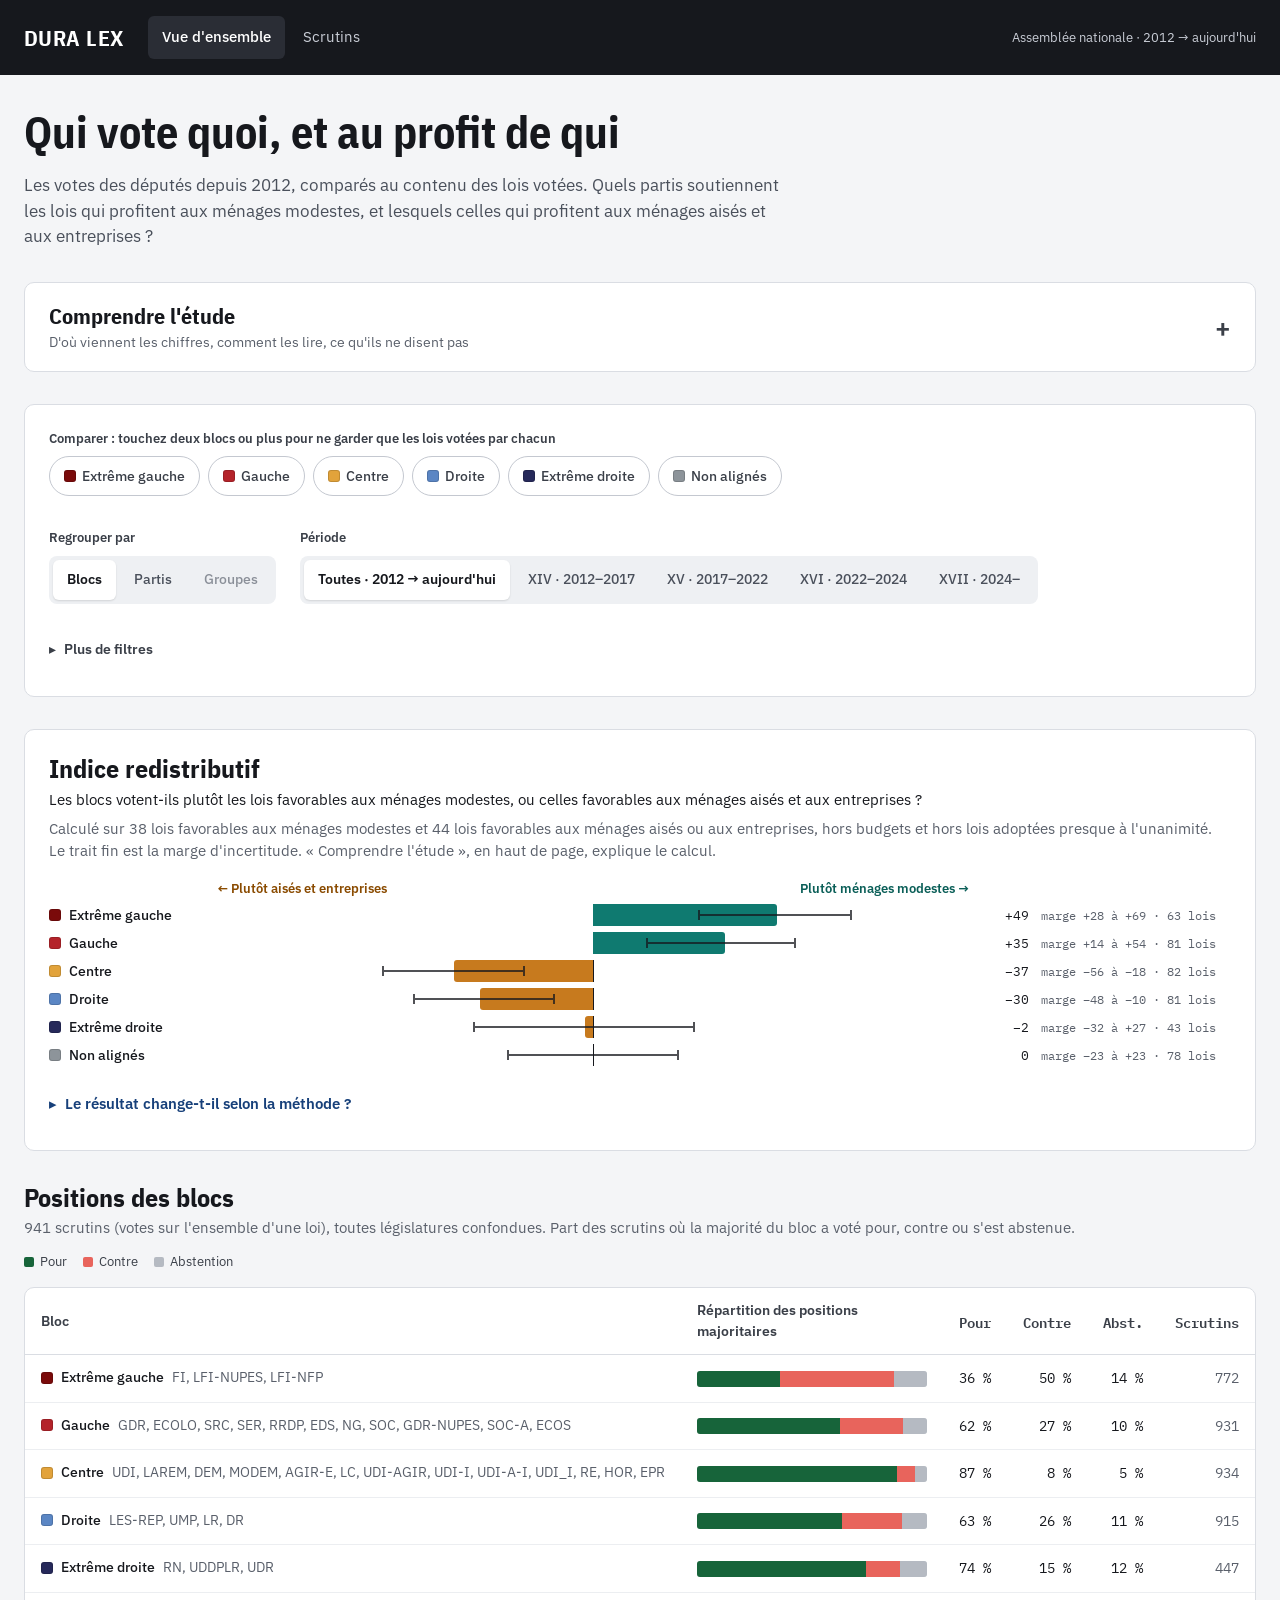
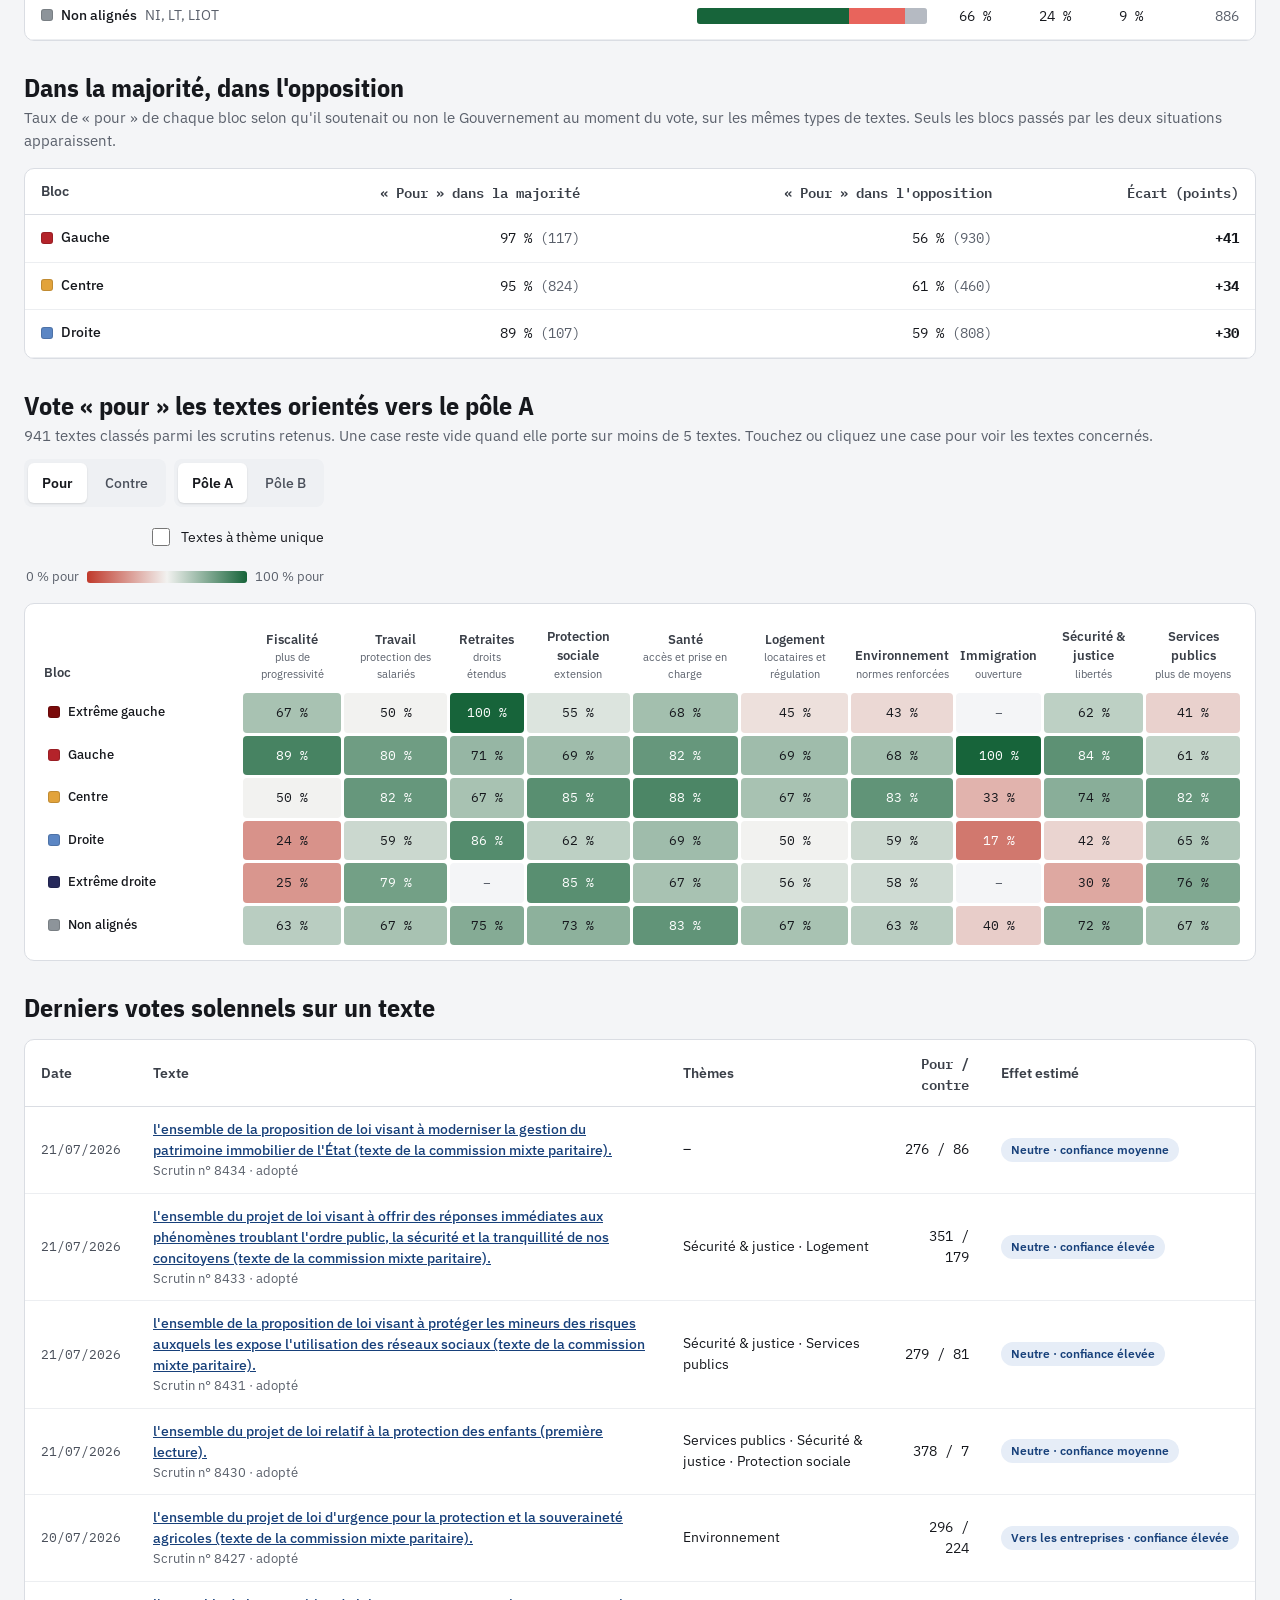
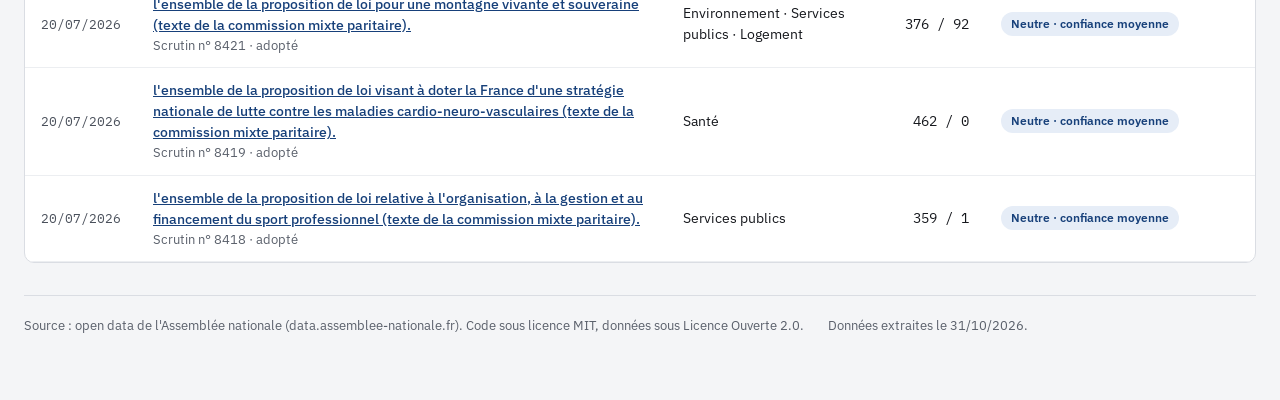
<file: web/index.html>
<!doctype html>
<html lang="fr">
<head>
<meta charset="utf-8">
<meta name="viewport" content="width=device-width, initial-scale=1">
<title>Dura Lex · Vue d'ensemble</title>
<link rel="stylesheet" href="assets/style.css">
<script type="module" src="assets/overview.js"></script>
</head>
<body>
<header class="site-header" data-active="index.html"></header>

<main>
  <section class="stack">
    <h1>Qui vote quoi, et au profit de qui</h1>
    <p class="lede">Les votes des députés depuis 2012, comparés au contenu des lois votées. Quels partis soutiennent les lois qui profitent aux ménages modestes, et lesquels celles qui profitent aux ménages aisés et aux entreprises ?</p>
  </section>

  <details class="card explainer" id="comprendre">
    <summary><span class="explainer-title">Comprendre l'étude</span><span class="muted explainer-hint">D'où viennent les chiffres, comment les lire, ce qu'ils ne disent pas</span></summary>
    <div class="explainer-body">
      <section>
        <h3>La question</h3>
        <p>Quand un parti vote une loi, à qui profite-t-elle ? Les programmes et les discours ne suffisent pas pour répondre. Les votes, eux, sont publics et restent. Cette page rassemble tous les votes de l'Assemblée nationale depuis juin 2012 et les met en face du contenu de chaque loi.</p>
      </section>

      <section>
        <h3>Les données</h3>
        <p>Tout vient du site de données publiques de l'Assemblée nationale, data.assemblee-nationale.fr. On y trouve chaque scrutin public, avec le choix de chaque groupe de députés.</p>
        <div class="tiles" id="tiles" aria-label="Chiffres clés"></div>
        <p>Par défaut, seuls comptent les votes sur l'ensemble d'une loi. Voter un amendement ou un article ne dit pas si le parti soutient la loi entière. Pour chaque loi, on a aussi récupéré ses articles, l'exposé des motifs écrit par ses auteurs et, pour les projets du Gouvernement, l'étude d'impact.</p>
        <p>Les votes à main levée ne laissent aucune trace nominative. Ils n'apparaissent donc nulle part, et pas ici non plus.</p>
      </section>

      <section>
        <h3>Comment chaque loi est classée</h3>
        <p>Lire près de mille lois à la main prendrait des mois. Le classement est confié à trois intelligences artificielles de trois entreprises différentes : DeepSeek en Chine, Mistral en France et Google aux États-Unis. Chacune lit la loi et dit de quoi elle parle, dans quel sens elle va, et qui y gagne de l'argent.</p>
        <p>On compare ensuite les trois réponses. Si au moins deux sont d'accord, on retient leur avis. Sinon, la loi est classée « incertaine » et ne compte pas. Les trois sont d'accord sur <b id="c-unanimes">la moitié</b> des lois.</p>
        <p>Les intelligences artificielles ne voient jamais les votes. On efface aussi les noms des députés et des partis, la date, et la mention qui dirait si la loi vient du Gouvernement ou des députés. Elles jugent donc le contenu, pas le camp qui le porte. Elles peuvent quand même reconnaître une loi très connue, comme la réforme des retraites de 2023.</p>
        <p>Personne ne relit les classements un par un. En revanche, la fiche de chaque scrutin affiche l'avis de chaque intelligence artificielle et ses raisons. Chacun peut vérifier.</p>
      </section>

      <section>
        <h3>L'indice redistributif</h3>
        <p>Parmi les lois qui déplacent de l'argent, on distingue deux camps.</p>
        <ul>
          <li>Celles qui profitent directement aux ménages modestes. Par exemple, une aide sociale augmentée, un impôt plus lourd sur les hauts revenus, des loyers encadrés.</li>
          <li>Celles qui profitent directement aux ménages aisés ou aux entreprises. Par exemple, un impôt sur le patrimoine réduit, des cotisations patronales baissées, une aide aux entreprises.</li>
        </ul>
        <p>Pour chaque parti, on regarde combien de fois il a voté pour dans chaque camp. L'indice est l'écart entre les deux. Un parti qui vote 80 % des lois du premier camp et 30 % des lois du second obtient +50. À +100, il vote toutes les lois favorables aux modestes et aucune des autres. À −100, c'est l'inverse. Près de zéro, il ne fait pas de différence nette entre les deux.</p>
        <p>Seul compte l'effet direct, c'est-à-dire qui reçoit ou paie de l'argent du fait même de la loi. Une baisse de cotisations patronales compte comme favorable aux entreprises, même si son but affiché est de créer des emplois. Les effets sur l'emploi ou sur les prix existent, mais les économistes en débattent et chaque camp cite les études qui l'arrangent.</p>
        <p>Deux sortes de lois sont mises de côté. Les budgets annuels, d'abord, parce que les partis les votent surtout selon qu'ils soutiennent le Gouvernement ou non. Ensuite, les lois adoptées presque à l'unanimité, qui ne départagent personne.</p>
      </section>

      <section>
        <h3>Savoir si un chiffre est solide</h3>
        <p>Un indice calculé sur dix lois est fragile. Une seule loi classée autrement peut le déplacer de dix points. Chaque valeur porte donc une marge, le trait fin sur la barre, avec le nombre de lois sur lequel elle repose. La valeur réelle a toutes les chances de se trouver dans cette marge. Quand la marge passe des deux côtés de zéro, on ne peut pas dire de quel côté penche le parti.</p>
        <p>Un résultat peut aussi dépendre des règles choisies. Le tableau « Le résultat change-t-il selon la méthode ? » refait le calcul avec d'autres règles, par exemple en gardant les budgets. Un parti marqué « Solide » penche du même côté quelle que soit la règle.</p>
        <p>Les règles de calcul ont été fixées avant le dernier classement. Elles ne changent pas quand un résultat surprend.</p>
      </section>

      <section>
        <h3>Ce que l'étude ne dit pas</h3>
        <ul>
          <li>Un parti qui soutient le Gouvernement vote presque toutes ses lois, quel que soit leur contenu. Renaissance, le MoDem et Horizons ont toujours soutenu le Gouvernement depuis 2017. Pour eux, on ne peut pas séparer leurs idées de ce soutien.</li>
          <li>Un vote ne dit pas pourquoi. Un parti peut voter contre une loi favorable aux modestes parce qu'il la juge insuffisante.</li>
          <li>Les amendements ne sont pas comptés, alors qu'une bonne partie des batailles sur les impôts et les aides s'y joue.</li>
          <li>Chaque loi pèse autant, qu'elle soit mineure ou qu'il s'agisse d'une réforme des retraites.</li>
          <li>Les partis n'ont pas siégé aux mêmes périodes. Le RN n'a un groupe que depuis 2022. Pour comparer des partis sur les mêmes lois, choisissez-les dans le sélecteur.</li>
          <li>Les intelligences artificielles ont leurs propres biais. En combiner trois en atténue certains, sans garantie.</li>
          <li>Les blocs reprennent le classement le plus récent du ministère de l'Intérieur, celui de février 2026, appliqué à toute la période. Il place La France insoumise à l'extrême gauche, alors qu'elle était classée à gauche jusque-là, et le RN à l'extrême droite. Les partis concernés le contestent. Le mode « Partis » ne dépend pas de ce choix.</li>
        </ul>
        <p class="muted">Le détail technique de la méthode et les règles figées sont décrits dans le fichier README du projet et dans <code>config/protocole.json</code>.</p>
      </section>
    </div>
  </details>

  <section class="card filters" aria-label="Filtres">
    <div class="field" style="flex-basis:100%">
      <span class="field-label" id="lbl-compare">Comparer : touchez deux <span id="compare-unit">blocs</span> ou plus pour ne garder que les lois votées par chacun</span>
      <div class="toggles" role="group" aria-labelledby="lbl-compare" id="f-compare"></div>
      <div style="display:flex;flex-wrap:wrap;align-items:center;gap:12px">
        <button type="button" class="btn" id="compare-reset" hidden>Tout afficher</button>
        <span class="muted" id="compare-hint" style="font-size:13px"></span>
      </div>
    </div>
    <div class="field">
      <span class="field-label" id="lbl-mode">Regrouper par</span>
      <div class="segmented" role="group" aria-labelledby="lbl-mode" id="f-mode">
        <button type="button" data-mode="blocs" aria-pressed="true">Blocs</button>
        <button type="button" data-mode="partis" aria-pressed="false">Partis</button>
        <button type="button" data-mode="groupes" aria-pressed="false">Groupes</button>
      </div>
    </div>
    <div class="field">
      <span class="field-label" id="lbl-leg">Période</span>
      <div class="segmented" role="group" aria-labelledby="lbl-leg" id="f-leg"></div>
    </div>
    <details class="more-filters">
      <summary>Plus de filtres</summary>
      <div class="more-filters-body">
        <div class="field">
          <label for="f-kind">Type de vote</label>
          <select id="f-kind">
            <option value="ensemble">Votes sur l'ensemble d'une loi</option>
            <option value="censure">Motions de censure</option>
            <option value="procedure">Motions de procédure</option>
            <option value="article">Articles</option>
            <option value="amendement">Amendements</option>
            <option value="">Tous les scrutins</option>
          </select>
        </div>
        <div class="field">
          <label for="f-origin">Origine de la loi</label>
          <select id="f-origin">
            <option value="">Toutes</option>
            <option value="gouvernement">Projets du Gouvernement</option>
            <option value="parlementaire">Propositions de députés</option>
          </select>
        </div>
        <div class="field">
          <label for="f-statut">Le parti soutenait-il le Gouvernement ?</label>
          <select id="f-statut">
            <option value="">Peu importe</option>
            <option value="majorite">Oui, il était dans la majorité</option>
            <option value="opposition">Non, il était dans l'opposition</option>
          </select>
        </div>
        <div class="field">
          <label for="f-clivant">Lois</label>
          <select id="f-clivant">
            <option value="0">Toutes</option>
            <option value="1">Seulement les lois disputées</option>
          </select>
        </div>
        <div class="field">
          <label for="f-conf">Classements retenus</label>
          <select id="f-conf">
            <option value="faible">Tous</option>
            <option value="moyenne">Assez sûrs ou très sûrs</option>
            <option value="élevée">Très sûrs seulement</option>
          </select>
        </div>
      </div>
    </details>
  </section>

  <section class="card stack" id="indice">
    <div class="stack" style="gap:6px">
      <h2>Indice redistributif</h2>
      <p>Les <span class="ix-unit">blocs</span> votent-ils plutôt les lois favorables aux ménages modestes, ou celles favorables aux ménages aisés et aux entreprises ?</p>
      <p class="muted" id="index-caption"></p>
    </div>
    <div>
      <div class="ix-head" aria-hidden="true">
        <span style="color:var(--aises-ink)">← Plutôt aisés et entreprises</span>
        <span style="color:var(--modestes-ink)">Plutôt ménages modestes →</span>
      </div>
      <div id="index"></div>
    </div>
    <details class="sens-details">
      <summary>Le résultat change-t-il selon la méthode ?</summary>
      <div class="stack" style="gap:12px;margin-top:12px">
        <p class="muted">Le même indice, recalculé avec d'autres règles. Sous chaque valeur, sa marge. « Solide » : le <span class="ix-unit-sg">bloc</span> penche du même côté quelle que soit la règle. « Pas de tendance nette » : la marge passe des deux côtés de zéro. « Dépend de la méthode » : le résultat change selon la règle choisie.</p>
        <div class="scroll-x">
          <table class="data stack-mobile sens-table">
            <thead id="sens-head"></thead>
            <tbody id="sens-body"></tbody>
          </table>
        </div>
      </div>
    </details>
  </section>

  <section class="stack">
    <div class="head-row">
      <div class="stack" style="gap:4px">
        <h2>Positions des <span id="unit-plural">partis</span></h2>
        <p class="muted" id="pos-caption"></p>
      </div>
      <div class="key" aria-hidden="true">
        <span><i style="background:var(--vote-pour)"></i>Pour</span>
        <span><i style="background:var(--vote-contre)"></i>Contre</span>
        <span><i style="background:var(--abst)"></i>Abstention</span>
      </div>
    </div>
    <div class="card flush scroll-x">
      <table class="data stack-mobile">
        <thead><tr>
          <th scope="col" id="pos-unit">Groupe</th>
          <th scope="col" style="width:45%">Répartition des positions majoritaires</th>
          <th scope="col" class="num">Pour</th>
          <th scope="col" class="num">Contre</th>
          <th scope="col" class="num">Abst.</th>
          <th scope="col" class="num">Scrutins</th>
        </tr></thead>
        <tbody id="positions"></tbody>
      </table>
    </div>
  </section>

  <section class="stack">
    <div class="stack" style="gap:4px">
      <h2>Dans la majorité, dans l'opposition</h2>
      <p class="muted" id="discipline-caption"></p>
    </div>
    <div class="card flush scroll-x">
      <table class="data stack-mobile">
        <thead><tr>
          <th scope="col" id="discipline-unit">Parti</th>
          <th scope="col" class="num">« Pour » dans la majorité</th>
          <th scope="col" class="num">« Pour » dans l'opposition</th>
          <th scope="col" class="num">Écart (points)</th>
        </tr></thead>
        <tbody id="discipline"></tbody>
      </table>
    </div>
  </section>

  <section class="stack">
    <div class="head-row">
      <div class="stack" style="gap:4px">
        <h2>Vote « <span id="heat-metric">pour</span> » les textes orientés vers le pôle <span id="heat-pole">A</span></h2>
        <p class="muted" id="heat-caption"></p>
      </div>
      <div class="stack" style="gap:10px;align-items:flex-end">
        <div style="display:flex;flex-wrap:wrap;gap:8px;justify-content:flex-end">
          <div class="segmented" role="group" aria-label="Vote mesuré" id="f-metric">
            <button type="button" data-metric="p" aria-pressed="true">Pour</button>
            <button type="button" data-metric="c" aria-pressed="false">Contre</button>
          </div>
          <div class="segmented" role="group" aria-label="Orientation des textes" id="f-pole">
            <button type="button" data-pole="0" aria-pressed="true">Pôle A</button>
            <button type="button" data-pole="1" aria-pressed="false">Pôle B</button>
          </div>
        </div>
        <label class="check"><input type="checkbox" id="f-unique"> Textes à thème unique</label>
        <div class="legend-ramp" aria-hidden="true"><span id="ramp-min">0 % pour</span><span class="ramp" id="ramp"></span><span id="ramp-max">100 % pour</span></div>
      </div>
    </div>
    <p class="scroll-hint">Faites défiler le tableau horizontalement pour voir tous les thèmes.</p>
    <div class="card flush scroll-x"><table class="heat" id="heat"></table></div>
    <div class="card stack" id="heat-detail" hidden aria-live="polite" style="gap:14px"></div>
  </section>

  <section class="stack">
    <h2>Derniers votes solennels sur un texte</h2>
    <div class="card flush scroll-x">
      <table class="data stack-mobile">
        <thead><tr><th scope="col">Date</th><th scope="col">Texte</th><th scope="col">Thèmes</th><th scope="col" class="num">Pour / contre</th><th scope="col">Effet estimé</th></tr></thead>
        <tbody id="recent"></tbody>
      </table>
    </div>
  </section>

  <footer class="site-footer" id="footer"></footer>
</main>
</body>
</html>
</file>
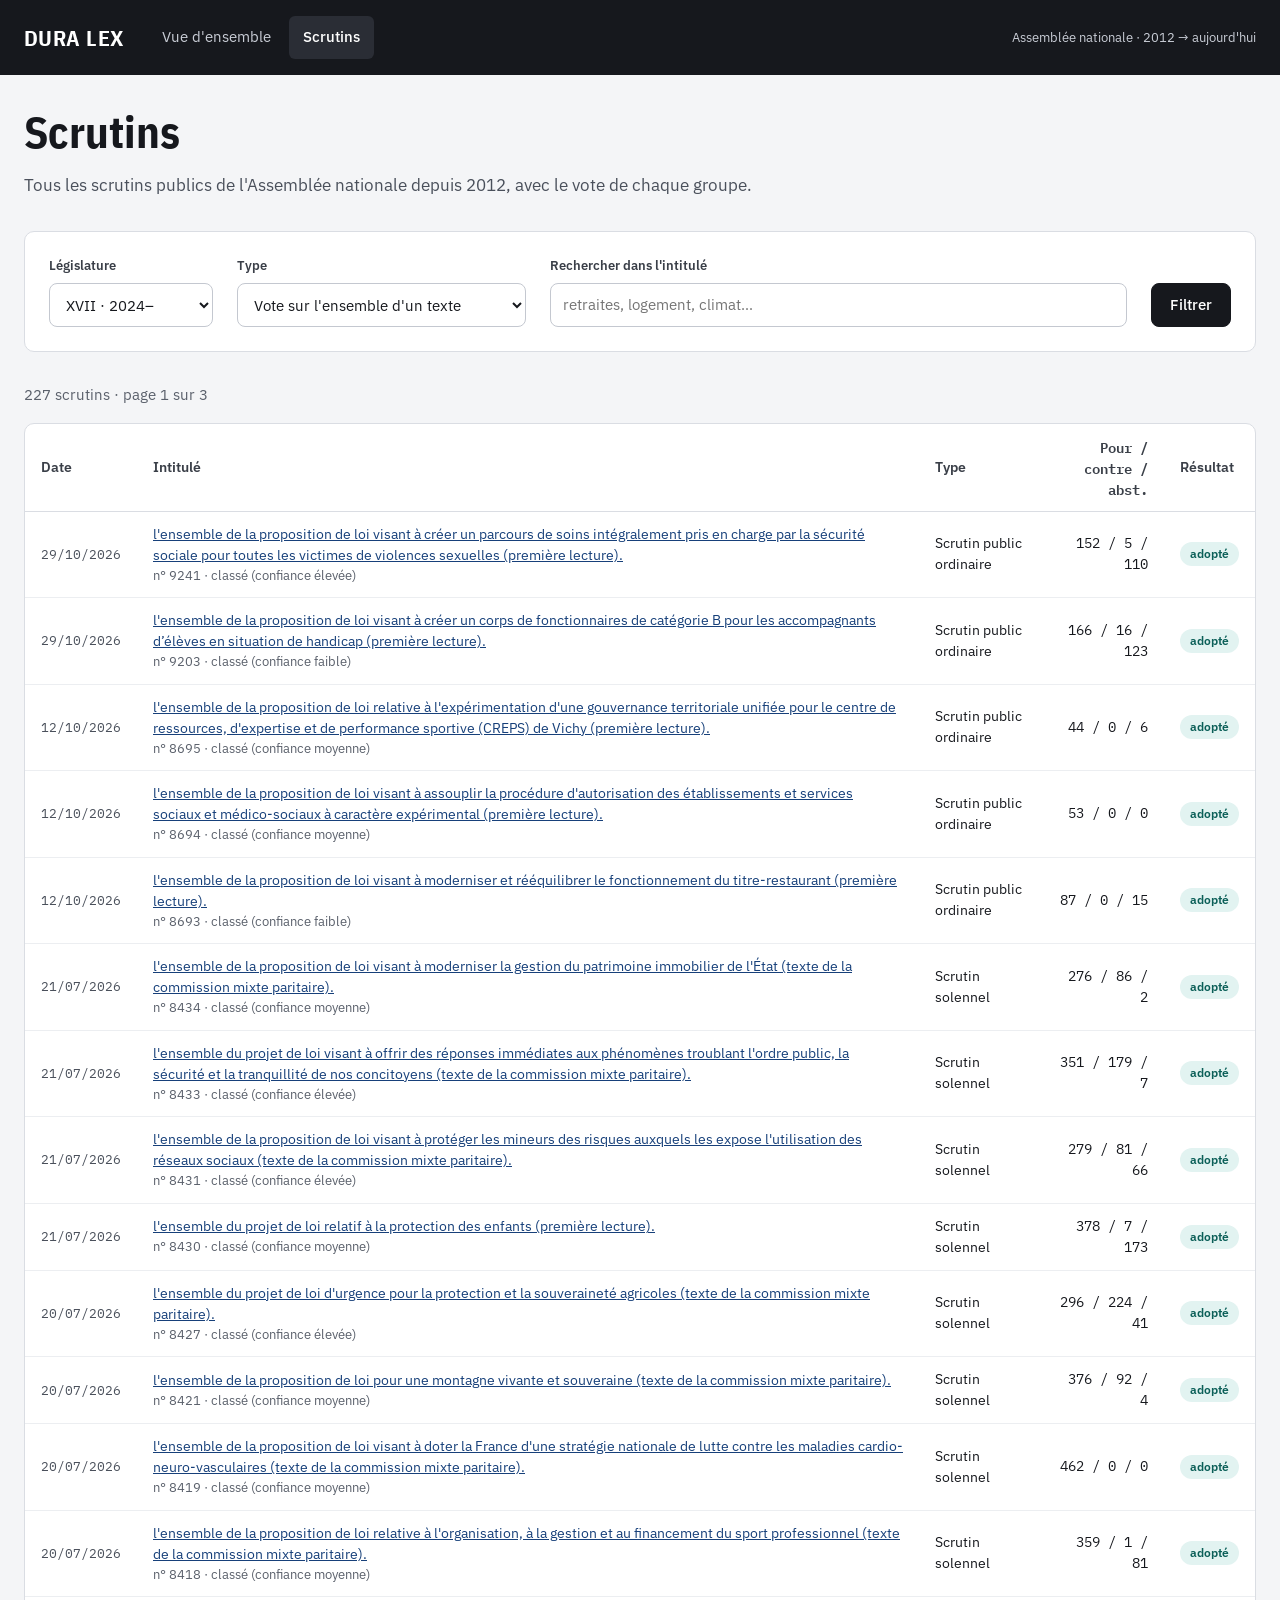
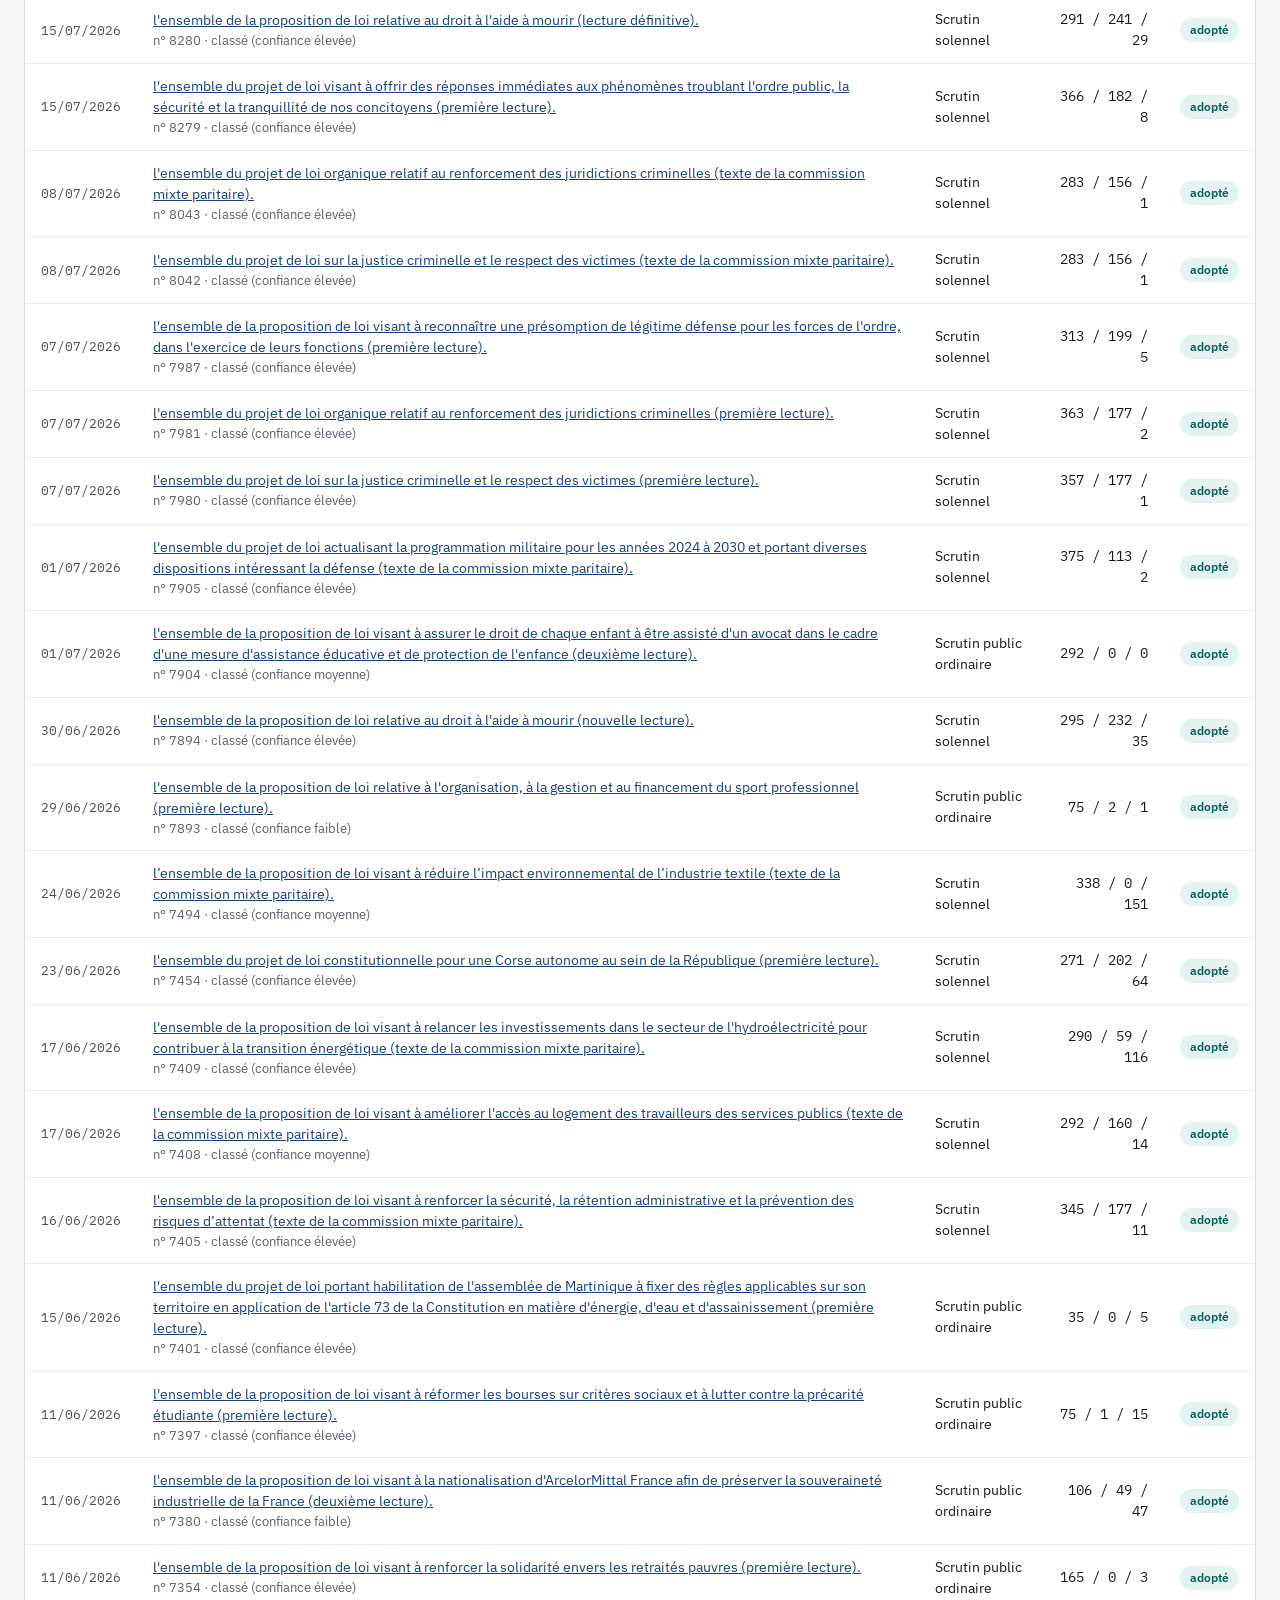
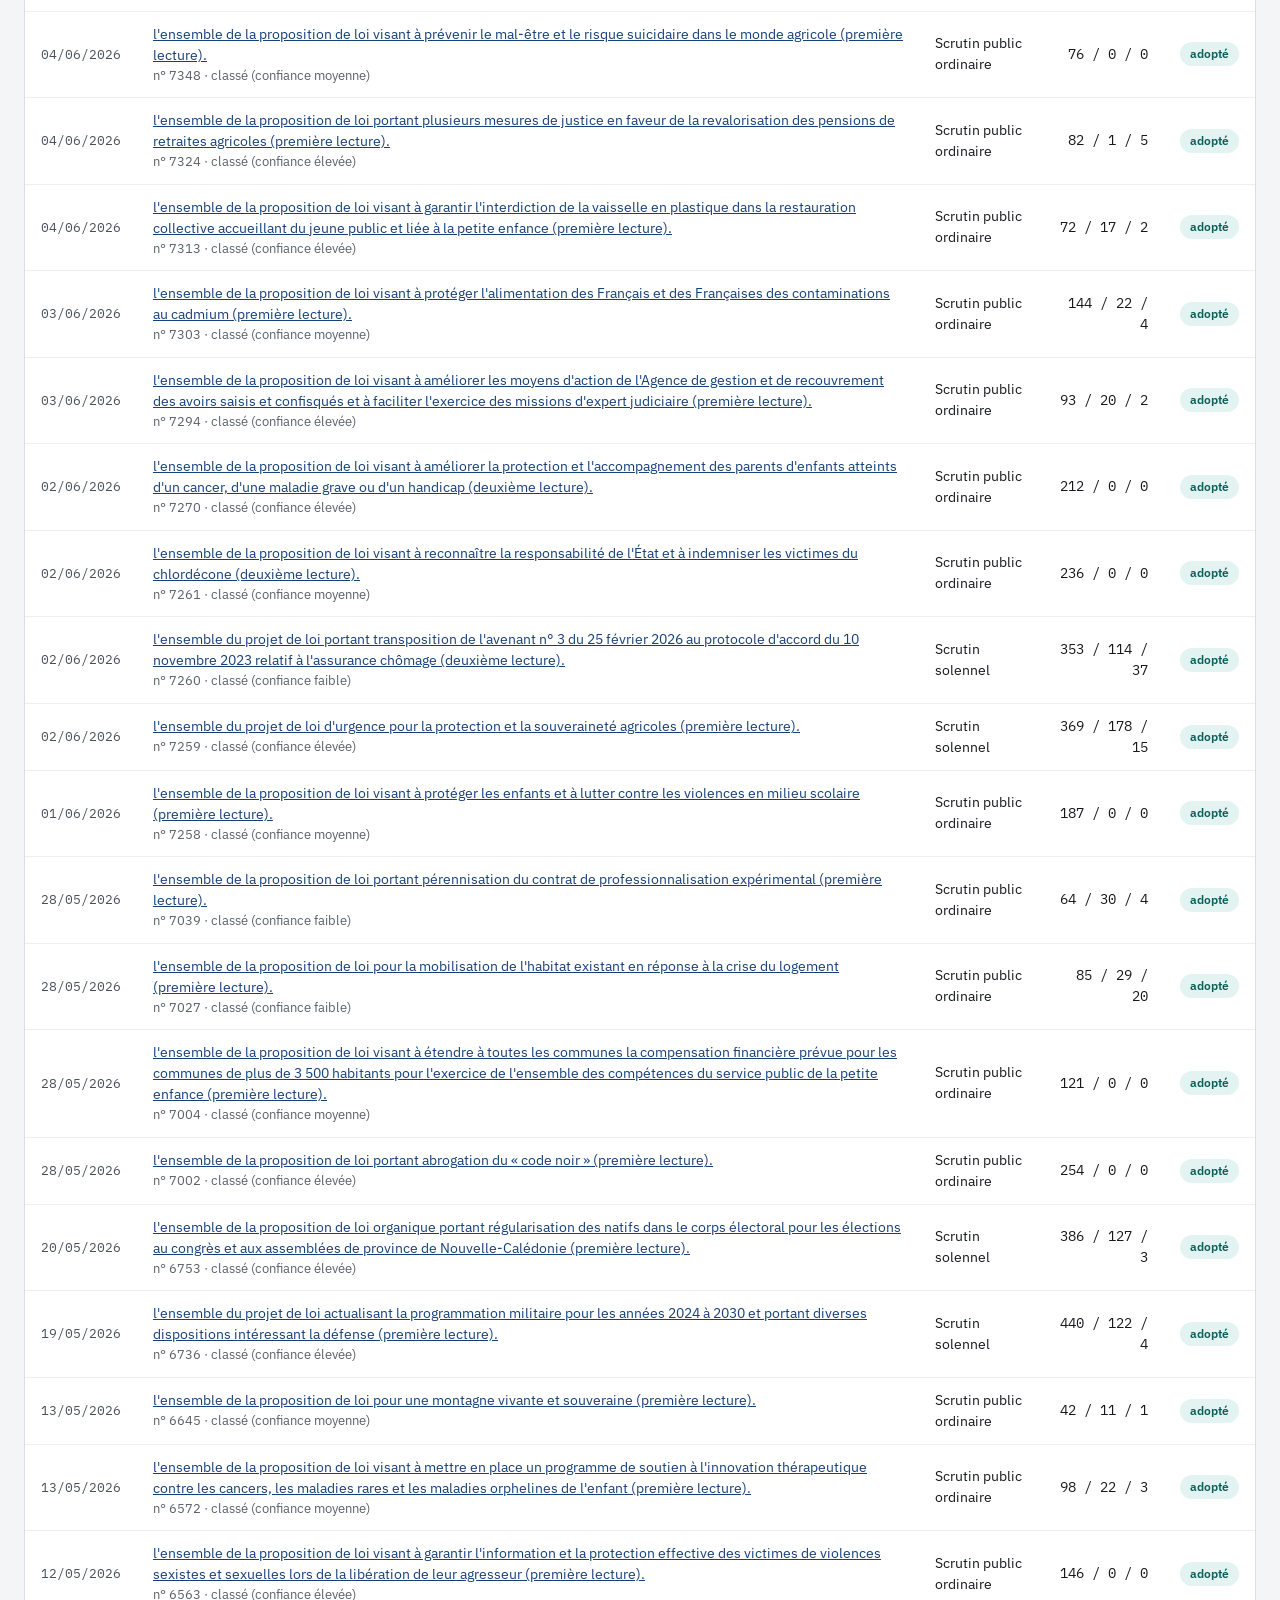
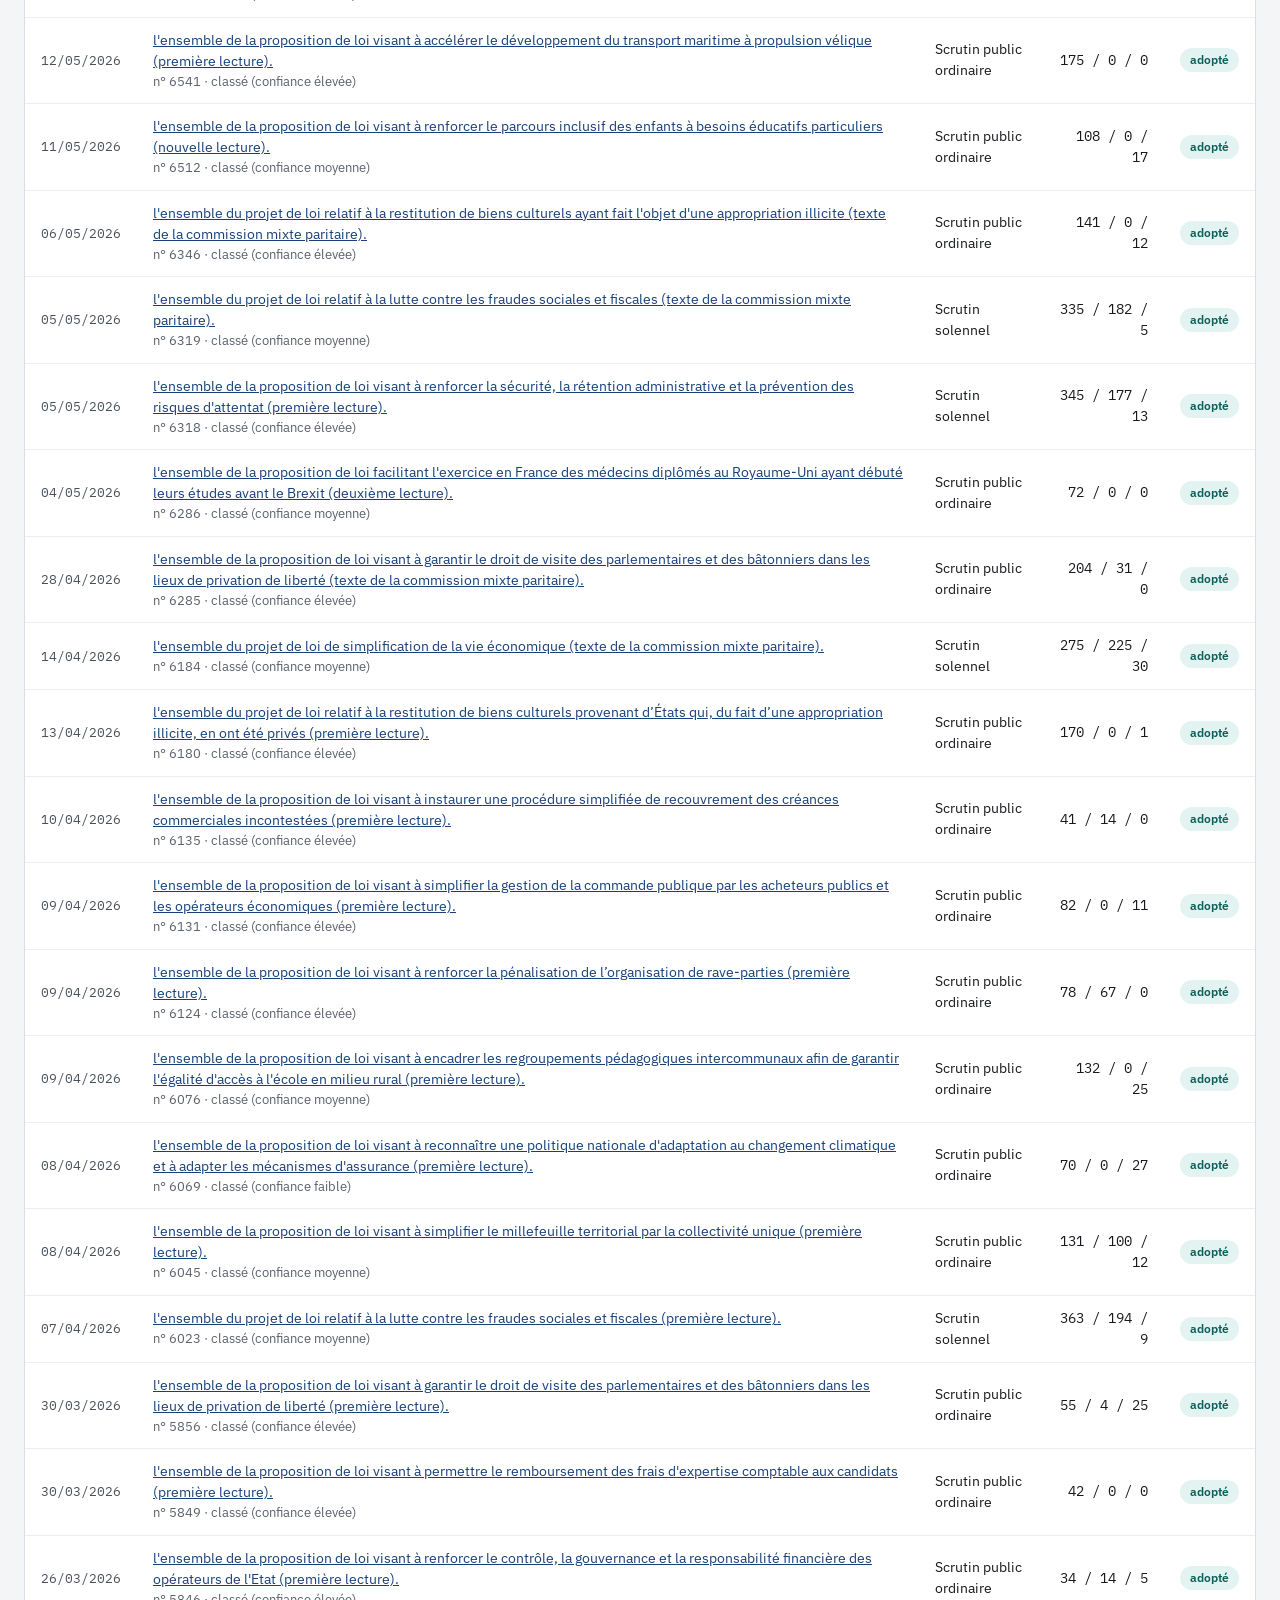
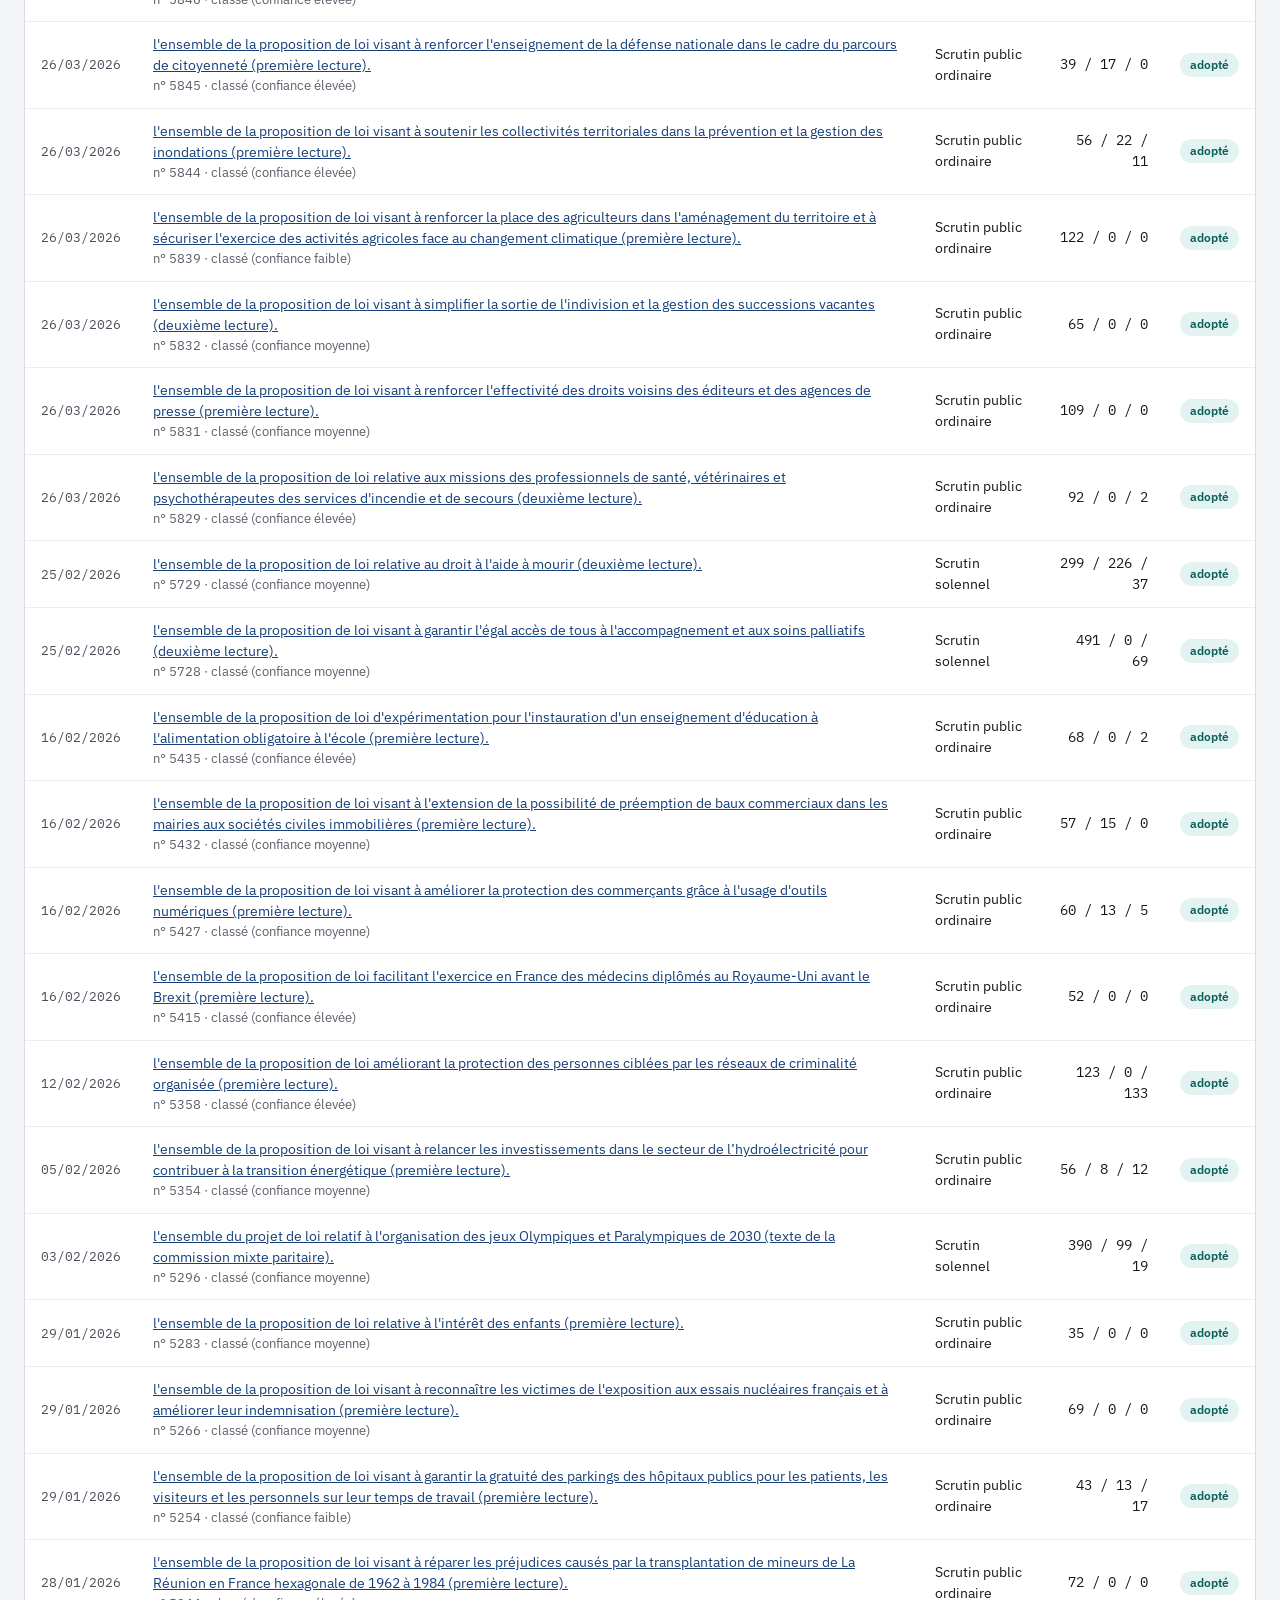
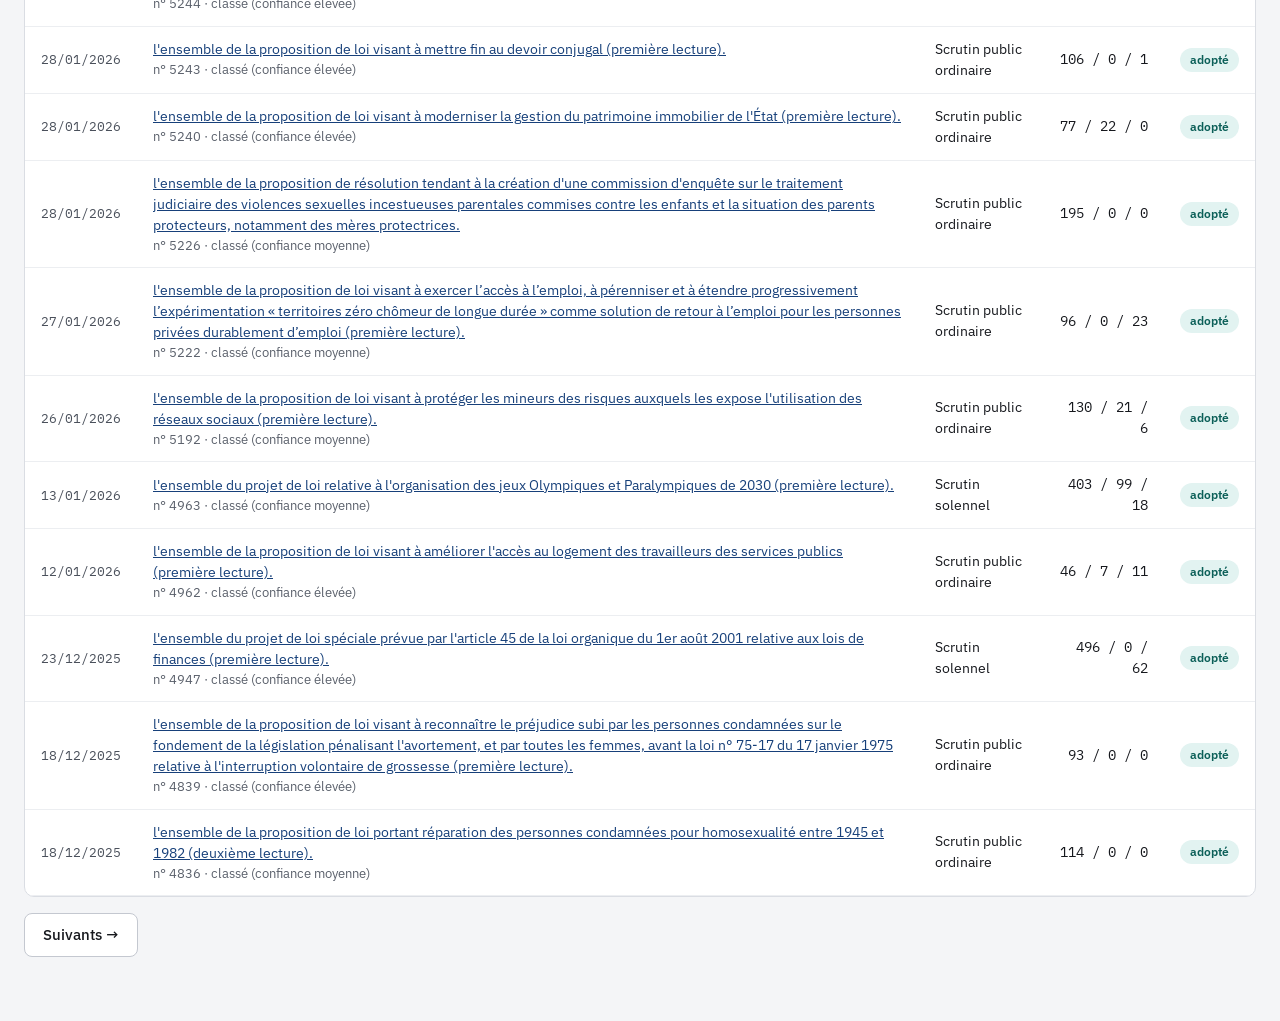
<file: web/scrutin.html>
<!doctype html>
<html lang="fr">
<head>
<meta charset="utf-8">
<meta name="viewport" content="width=device-width, initial-scale=1">
<title>Dura Lex · Scrutins</title>
<link rel="stylesheet" href="assets/style.css">
<script type="module" src="assets/scrutin.js"></script>
</head>
<body>
<header class="site-header"></header>
<main id="app"></main>
</body>
</html>
</file>
<file: web/assets/style.css>
@import url("https://fonts.googleapis.com/css2?family=IBM+Plex+Mono:wght@400;500&family=IBM+Plex+Sans:wght@400;500;600;700&family=IBM+Plex+Sans+Condensed:wght@600;700&display=swap");

:root {
  --bg: #F4F5F7;
  --surface: #FFFFFF;
  --ink: #16181D;
  --ink-2: #3A3F48;
  --muted: #5A606B;
  --line: #DADDE3;
  --line-soft: #ECEEF1;
  --field: #C4C8D0;
  --chip: #EEF0F3;
  --pour: #17407A;
  --pour-soft: #E6EDF7;
  --contre: #C2571A;
  --contre-ink: #A8460F;
  --abst: #B5BAC2;
  /* Votes : vert foncé et rouge clair, très différents en luminosité pour rester
     distinguables par les personnes qui confondent le rouge et le vert. */
  --vote-pour: #17643A;
  --vote-contre: #E8645C;
  --vote-contre-ink: #B3261E;
  --absent: #E4E6EA;
  --modestes: #0F7A70;
  --modestes-ink: #0B5F58;
  --modestes-soft: #E2F3F1;
  --aises: #C77A1E;
  --aises-ink: #8A4B00;
  --warn-ink: #7A3E00;
  --warn-bg: #FFF1DC;
  --warn-line: #F0C88A;
  --sans: "IBM Plex Sans", system-ui, sans-serif;
  --cond: "IBM Plex Sans Condensed", "IBM Plex Sans", sans-serif;
  --mono: "IBM Plex Mono", ui-monospace, monospace;
}

* { box-sizing: border-box; }
/* L'attribut hidden doit masquer même les éléments qui ont leur propre display (.stack, .card…). */
[hidden] { display: none !important; }
body { margin: 0; background: var(--bg); color: var(--ink); font: 15px/1.5 var(--sans); }
a { color: var(--pour); }
a:hover { color: #0E2A52; }
button, input, select, textarea { font: inherit; color: inherit; }
h1, h2 { font-family: var(--cond); font-weight: 700; margin: 0; line-height: 1.15; }
h1 { font-size: clamp(30px, 4vw, 44px); }
h2 { font-size: 26px; }
p { margin: 0; }
.mono { font-family: var(--mono); }
.muted { color: var(--muted); }
.num { text-align: right; font-family: var(--mono); }

/* En-tête */
.site-header { background: var(--ink); color: #fff; }
.site-header .inner { max-width: 1280px; margin: 0 auto; padding: 16px 24px; display: flex; flex-wrap: wrap; align-items: center; gap: 16px 24px; }
.brand { color: #fff; text-decoration: none; font: 700 22px var(--cond); letter-spacing: .02em; }
.site-header nav { display: flex; flex-wrap: wrap; gap: 4px; flex-grow: 1; }
.site-header nav a { color: #C9CDD6; text-decoration: none; padding: 10px 14px; border-radius: 6px; }
.site-header nav a[aria-current="page"] { color: #fff; background: #2A2D35; font-weight: 500; }
.site-header .scope { font-size: 13px; color: #C9CDD6; }

main { max-width: 1280px; margin: 0 auto; padding: 32px 24px 64px; display: flex; flex-direction: column; gap: 32px; }
.stack { display: flex; flex-direction: column; gap: 16px; }
.row { display: flex; flex-wrap: wrap; gap: 24px; align-items: flex-start; }
.row > .main-col { flex: 999 1 560px; min-width: 0; }
.row > .side-col { flex: 1 1 320px; min-width: 0; }
.head-row { display: flex; flex-wrap: wrap; justify-content: space-between; align-items: flex-end; gap: 12px; }
.card { background: var(--surface); border: 1px solid var(--line); border-radius: 10px; padding: 24px; }
.card.flush { padding: 0; overflow: hidden; }
/* Doit l'emporter sur .card.flush (overflow: hidden), d'où la double sélection. */
.scroll-x, .card.flush.scroll-x { overflow-x: auto; overflow-y: hidden; -webkit-overflow-scrolling: touch; overscroll-behavior-x: contain; }
.lede { max-width: 760px; color: #4A505B; font-size: 17px; }

.notice { align-self: flex-start; font-size: 13px; font-weight: 500; color: var(--warn-ink); background: var(--warn-bg); border: 1px solid var(--warn-line); padding: 4px 10px; border-radius: 999px; }
.note-warn { display: block; font-size: 12px; color: var(--warn-ink); margin-top: 2px; }

/* Pastilles */
.pill { display: inline-block; font-size: 12px; font-weight: 600; padding: 3px 10px; border-radius: 999px; white-space: nowrap; }
.pill.dark { background: var(--ink); color: #fff; }
.pill.blue { background: var(--pour-soft); color: var(--pour); }
.pill.grey { background: var(--chip); color: var(--ink-2); }
.pill.green { background: var(--modestes-soft); color: var(--modestes-ink); }
.pill.pour { background: var(--vote-pour); color: #fff; }
.pill.contre { background: var(--vote-contre-ink); color: #fff; }
.pill.abstention { background: #D5D8DE; color: var(--ink); }
.pill.divise { background: #fff; color: var(--ink); box-shadow: inset 0 0 0 1px var(--abst); }
.tag { font-size: 13px; padding: 4px 10px; border-radius: 6px; background: var(--chip); }
.swatch { display: inline-block; width: 12px; height: 12px; border-radius: 3px; flex-shrink: 0; box-shadow: inset 0 0 0 1px rgba(0,0,0,.15); }
.label-with-swatch { display: inline-flex; align-items: center; gap: 8px; }

/* Chiffres clés */
.tiles { display: grid; grid-template-columns: repeat(auto-fit, minmax(220px, 1fr)); gap: 16px; }
.tile { background: var(--surface); border: 1px solid var(--line); border-radius: 10px; padding: 20px; display: flex; flex-direction: column; gap: 4px; }
.tile .k { font-size: 13px; color: var(--muted); font-weight: 500; }
.tile .v { font: 500 32px/1.2 var(--mono); }
.tile .s { font-size: 13px; color: var(--muted); }

/* Filtres */
.filters { display: flex; flex-wrap: wrap; gap: 24px; align-items: flex-end; }
.field { display: flex; flex-direction: column; gap: 8px; }
.field > label, .field > .field-label { font-size: 13px; font-weight: 600; color: var(--ink-2); }
.segmented { display: flex; flex-wrap: wrap; gap: 4px; background: var(--chip); padding: 4px; border-radius: 8px; }
.segmented button { min-height: 40px; padding: 0 14px; border: 0; border-radius: 6px; background: transparent; color: #4A505B; font-weight: 500; font-size: 14px; cursor: pointer; }
.segmented button[aria-pressed="true"] { background: #fff; color: var(--ink); font-weight: 600; box-shadow: 0 1px 2px rgba(0,0,0,.12); }
.segmented button:disabled { color: #8A8F98; cursor: not-allowed; }
select, input[type="text"] { min-height: 44px; padding: 0 12px; border: 1px solid var(--field); border-radius: 8px; background: #fff; }
textarea { padding: 12px; border: 1px solid var(--field); border-radius: 8px; resize: vertical; line-height: 1.5; }

/* Tableau croisé */
.legend-ramp { display: flex; align-items: center; gap: 8px; font-size: 13px; color: var(--muted); }
.legend-ramp .ramp { width: 160px; height: 12px; border-radius: 3px; background: linear-gradient(90deg, rgb(192, 57, 43), rgb(242, 242, 240), rgb(23, 100, 58)); }
.legend-ramp .ramp.reverse { background: linear-gradient(90deg, rgb(23, 100, 58), rgb(242, 242, 240), rgb(192, 57, 43)); }
.toggles { display: flex; flex-wrap: wrap; gap: 8px; }
.toggles button { display: inline-flex; align-items: center; gap: 6px; min-height: 40px; padding: 0 14px; border-radius: 999px; font-size: 14px; cursor: pointer; background: #fff; color: var(--ink-2); border: 1px solid var(--field); font-weight: 500; }
.toggles button[aria-pressed="true"] { background: var(--ink); color: #fff; border-color: var(--ink); font-weight: 600; }
.check { display: inline-flex; align-items: center; gap: 8px; font-size: 14px; min-height: 40px; cursor: pointer; }
.check input { width: 18px; height: 18px; }
table.heat { border-collapse: separate; border-spacing: 3px; width: 100%; min-width: 980px; font-size: 13px; padding: 12px; }
table.heat th { font-weight: 600; color: var(--ink-2); padding: 8px 4px; }
table.heat thead th { vertical-align: bottom; }
table.heat th[scope="row"] { text-align: left; font-weight: 500; padding: 6px 8px; white-space: nowrap; color: var(--ink); }
table.heat td { text-align: center; padding: 0; }
.heat-cell { display: block; width: 100%; min-height: 38px; padding: 10px 4px; border: 0; border-radius: 4px; font: inherit; font-family: var(--mono); cursor: pointer; }
.heat-cell:hover, .heat-cell:focus-visible { outline: 2px solid var(--ink); outline-offset: -2px; }
.heat-cell[aria-pressed="true"] { outline: 3px solid var(--ink); outline-offset: -3px; }
.detail-list { list-style: none; margin: 0; padding: 0; max-height: 420px; overflow-y: auto; }
.detail-list li { display: flex; gap: 12px; align-items: baseline; padding: 10px 0; border-top: 1px solid var(--line-soft); }
.detail-list .pill { flex-shrink: 0; min-width: 84px; text-align: center; }

/* Section repliable « Comprendre l'étude » */
.explainer { padding: 0; }
.explainer > summary { list-style: none; cursor: pointer; display: flex; flex-direction: column; gap: 2px; padding: 18px 56px 18px 24px; position: relative; }
.explainer > summary::-webkit-details-marker { display: none; }
.explainer > summary::after { content: "+"; position: absolute; right: 24px; top: 50%; transform: translateY(-50%); font: 600 26px var(--sans); color: var(--ink-2); }
.explainer[open] > summary::after { content: "−"; }
.explainer-title { font: 700 22px var(--cond); }
.explainer-hint { font-size: 14px; }
.explainer-body { padding: 0 24px 24px; display: flex; flex-direction: column; gap: 24px; max-width: 820px; }
.explainer-body section { display: flex; flex-direction: column; gap: 10px; }
.explainer-body h3 { margin: 0; font: 700 18px var(--cond); }
.explainer-body ul { margin: 0; padding-left: 20px; display: flex; flex-direction: column; gap: 8px; }
.explainer-body p, .explainer-body li { color: var(--ink-2); font-size: 16px; line-height: 1.6; }
.explainer .tiles { margin: 4px 0; grid-template-columns: repeat(auto-fit, minmax(170px, 1fr)); }
.explainer .tile { background: var(--bg); border-color: var(--line-soft); }

/* Filtres secondaires repliés */
.more-filters { flex-basis: 100%; }
.more-filters > summary, .sens-details > summary { list-style: none; cursor: pointer; font-weight: 600; min-height: 44px; display: flex; align-items: center; gap: 8px; }
.more-filters > summary { font-size: 14px; color: var(--ink-2); }
.more-filters > summary::-webkit-details-marker, .sens-details > summary::-webkit-details-marker { display: none; }
.more-filters > summary::before, .sens-details > summary::before { content: "▸"; display: inline-block; transition: transform .15s; }
.more-filters[open] > summary::before, .sens-details[open] > summary::before { transform: rotate(90deg); }
.more-filters-body { display: flex; flex-wrap: wrap; gap: 16px 24px; margin-top: 8px; }
.sens-details > summary { color: var(--pour); }

/* Indice redistributif */
.ix-head { display: flex; justify-content: space-between; font-size: 13px; font-weight: 600; padding-left: 168px; padding-right: 262px; }
.ix-row { display: flex; align-items: center; gap: 12px; margin-top: 6px; }
.ix-row .name { width: 156px; flex-shrink: 0; font-size: 14px; font-weight: 500; }
.ix-row .track { flex-grow: 1; position: relative; height: 22px; background: linear-gradient(var(--ink), var(--ink)) 50% 0 / 1px 100% no-repeat; }
.ix-row .bar { position: absolute; top: 0; bottom: 0; }
.ix-row .bar.neg { background: var(--aises); border-radius: 3px 0 0 3px; }
.ix-row .bar.pos { background: var(--modestes); border-radius: 0 3px 3px 0; }
.ix-row .ci { position: absolute; top: 50%; height: 2px; margin-top: -1px; background: var(--ink); opacity: .75; }
.ix-row .ci::before, .ix-row .ci::after { content: ""; position: absolute; top: -4px; width: 2px; height: 10px; background: var(--ink); }
.ix-row .ci::before { left: 0; } .ix-row .ci::after { right: 0; }
.ix-ci { display: block; font: 11px var(--mono); color: var(--muted); white-space: nowrap; }
.pole-head { display: block; font-weight: 400; font-size: 11px; color: var(--muted); text-transform: none; letter-spacing: 0; white-space: normal; }
.ix-row .val { width: 48px; text-align: right; font: 13px var(--mono); }
.ix-row .ix-n { width: 190px; font: 12px var(--mono); }

/* Tableaux de données */
table.data { border-collapse: collapse; width: 100%; min-width: 860px; font-size: 14px; }
table.data thead tr { text-align: left; color: var(--ink-2); border-bottom: 1px solid var(--line); }
table.data th, table.data td { padding: 12px 16px; }
table.data thead th { font-weight: 600; }
table.data tbody tr { border-bottom: 1px solid var(--line-soft); }
table.data th[scope="row"] { text-align: left; font-weight: 500; white-space: nowrap; }
table.data .date { font: 13px var(--mono); white-space: nowrap; color: #4A505B; }
table.data .sub { font-size: 13px; color: var(--muted); }

/* Barres de vote */
.vote-bar { display: flex; height: 28px; border-radius: 4px; overflow: hidden; background: var(--absent); }
.vote-bar.small { height: 16px; border-radius: 3px; }
.seg-pour { background: var(--vote-pour); }
.seg-contre { background: var(--vote-contre); }
.seg-abst { background: var(--abst); }
.key { display: flex; flex-wrap: wrap; gap: 16px; font-size: 13px; color: var(--ink-2); }
.key span { display: inline-flex; align-items: center; gap: 6px; }
.key i { width: 10px; height: 10px; border-radius: 2px; display: inline-block; }
.counts { display: grid; grid-template-columns: repeat(auto-fit, minmax(140px, 1fr)); gap: 16px; }
.counts .k { font-size: 13px; color: var(--muted); }
.counts .v { display: block; font: 500 28px var(--mono); }
.bloc-line { display: flex; justify-content: space-between; align-items: center; gap: 12px; border-bottom: 1px solid var(--line-soft); padding-bottom: 10px; }

/* Boutons */
.btn { display: inline-flex; align-items: center; min-height: 44px; padding: 0 18px; border-radius: 8px; text-decoration: none; font-weight: 500; cursor: pointer; border: 1px solid var(--field); background: #fff; color: var(--ink); }
.btn.primary { background: var(--ink); color: #fff; border-color: var(--ink); }
.actions { display: flex; flex-wrap: wrap; gap: 12px; }

.site-footer { border-top: 1px solid var(--line); padding-top: 20px; font-size: 13px; color: var(--muted); display: flex; flex-wrap: wrap; gap: 8px 24px; }
.error { padding: 16px; border-radius: 8px; background: var(--warn-bg); color: var(--warn-ink); border: 1px solid var(--warn-line); }

/* Colonne des noms fixe pendant le défilement horizontal du tableau croisé */
table.heat th[scope="row"], table.heat thead th:first-child { position: sticky; left: 0; z-index: 1; background: var(--surface); }
.scroll-hint { display: none; font-size: 13px; color: var(--muted); }

@media (max-width: 640px) {
  main { padding: 24px 16px 48px; gap: 28px; }
  .site-header .inner { padding: 12px 16px; gap: 8px 16px; }
  .site-header .scope { width: 100%; }
  h2 { font-size: 22px; }
  .card { padding: 16px; }
  .lede { font-size: 15px; }

  .tiles { grid-template-columns: repeat(2, minmax(0, 1fr)); gap: 10px; }
  .tile { padding: 14px; }
  .tile .v { font-size: 22px; }

  .filters { gap: 16px; }
  .field, .field select { width: 100%; }
  .segmented button { flex: 1 1 auto; }

  .pill { white-space: normal; }
  .ix-head { padding-left: 0; padding-right: 0; font-size: 12px; }
  .ix-row { display: grid; grid-template-columns: 1fr auto; gap: 4px 12px; margin-top: 14px; }
  .ix-row .name { width: auto; grid-area: 1 / 1; }
  .ix-row .val { width: auto; grid-area: 1 / 2; font-size: 16px; font-weight: 600; }
  .ix-row .track { grid-area: 2 / 1 / 3 / 3; }
  .ix-row .ix-n { width: auto; grid-area: 3 / 1 / 4 / 3; font-size: 12px; }
  /* Les listes de groupes d'un bloc sont longues : elles passent à la ligne. */
  table.stack-mobile .label-with-swatch { display: flex; flex-wrap: wrap; min-width: 0; }
  table.stack-mobile .label-with-swatch .muted { flex-basis: 100%; font-size: 13px; overflow-wrap: anywhere; }
  table.stack-mobile tbody tr > * { min-width: 0; max-width: 100%; }
  table.stack-mobile, table.stack-mobile tbody { display: block; width: 100%; }
  table.stack-mobile th[scope="row"] { white-space: normal; }
  .explainer > summary { padding: 16px 48px 16px 16px; }
  .explainer > summary::after { right: 16px; }
  .explainer-body { padding: 0 16px 20px; }
  .explainer .tiles { grid-template-columns: repeat(2, minmax(0, 1fr)); }
  .explainer-body p, .explainer-body li { font-size: 15px; }

  table.heat { min-width: 760px; font-size: 12px; padding: 8px; }
  .heat-cell { padding: 8px 2px; }
  .scroll-hint { display: block; }

  /* Tableaux de données : une ligne devient une fiche, chaque valeur porte son étiquette */
  table.stack-mobile { min-width: 0; }
  table.stack-mobile thead { position: absolute; width: 1px; height: 1px; overflow: hidden; clip: rect(0 0 0 0); }
  table.stack-mobile tbody tr { display: flex; flex-wrap: wrap; align-items: baseline; gap: 6px 16px; padding: 14px 16px; }
  table.stack-mobile tbody th, table.stack-mobile tbody td { display: block; padding: 0; text-align: left; }
  table.stack-mobile .full { flex-basis: 100%; }
  table.stack-mobile td[data-label]::before { content: attr(data-label) " "; font: 12px var(--sans); color: var(--muted); }
}
</file>
